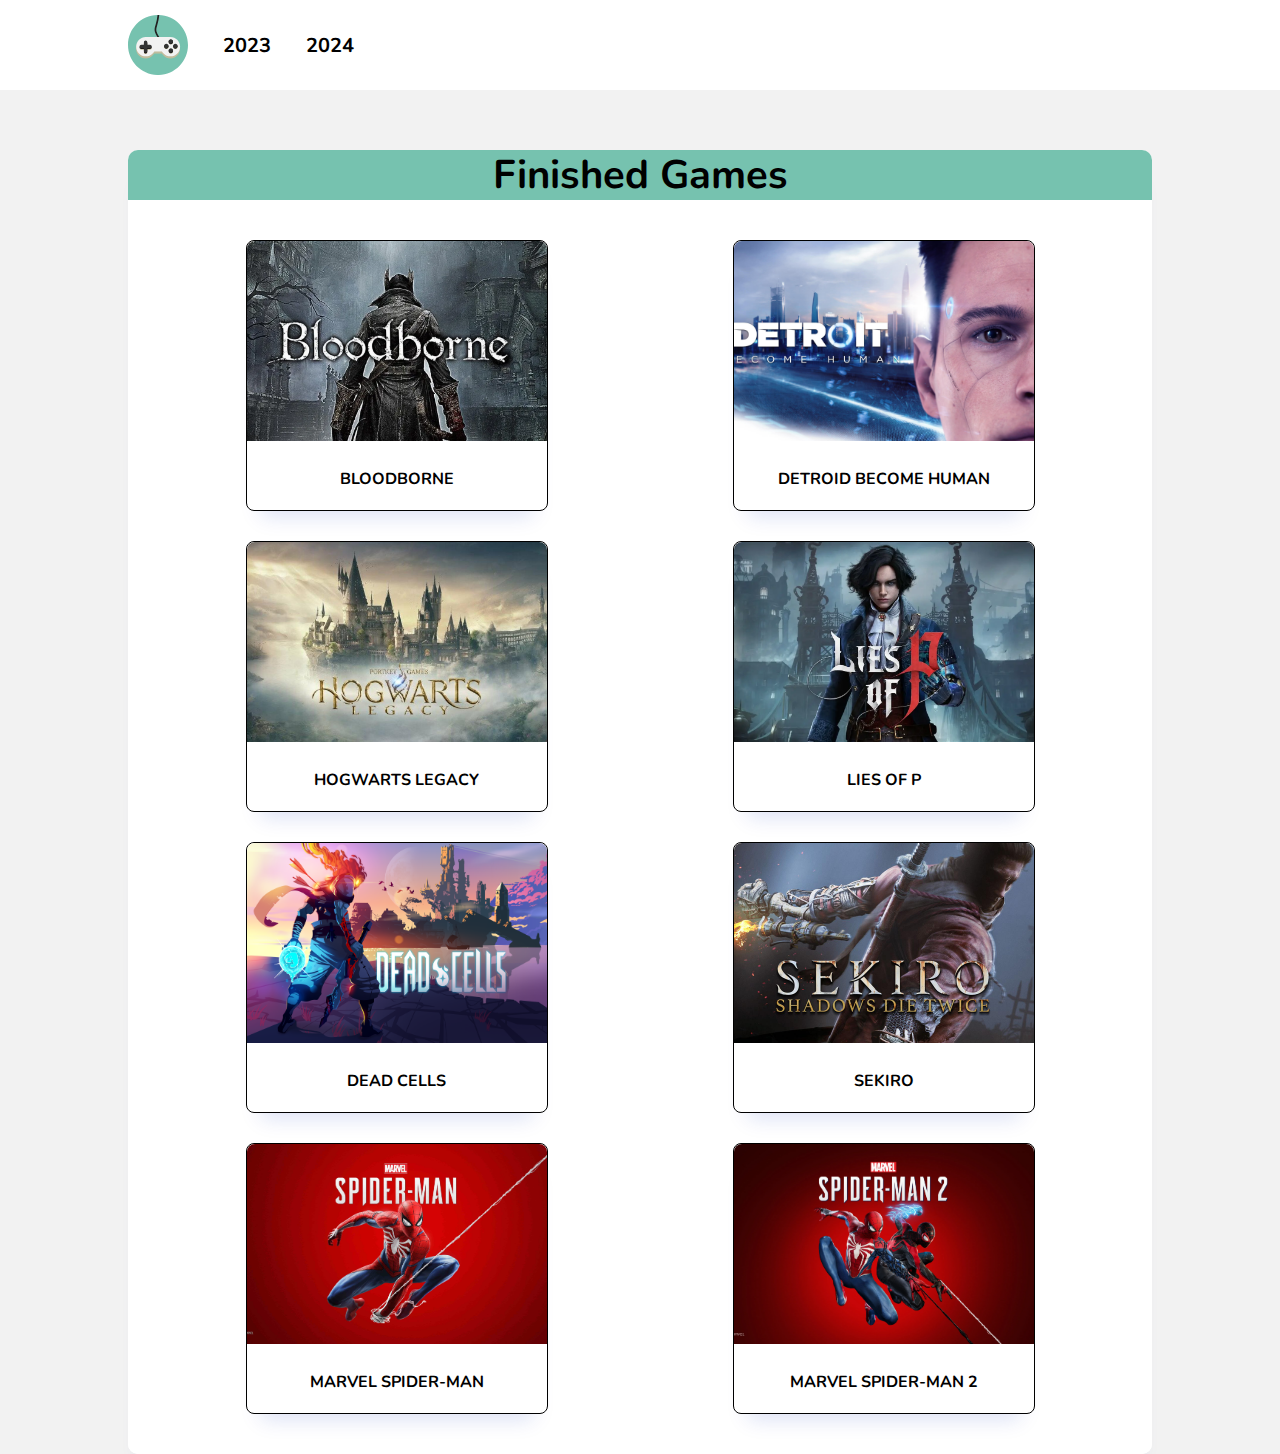
<file: index.html>
<!DOCTYPE html>
<html lang="en">
  <head>
    <meta charset="UTF-8" />
    <meta name="viewport" content="width=device-width, initial-scale=1.0" />
    <title>My 2023 games</title>
    <link rel="stylesheet" href="./style.css" />
  </head>
  <body>
    <!-- Header -->
    <header class="header">
      <div class="logo">
        <img src="./pictures/logo.svg" alt="logo" />
      </div>
      <nav>
        <ul class="nav-links">
          <li><a href="index.html">2023</a></li>
          <li><a href="games2024.html">2024</a></li>
        </ul>
      </nav>
    </header>

    <!-- Main -->
    <main class="main-container">
      <section class="my-games-section">
        <h1>Finished Games</h1>
        <div class="games-grid">
          <ul class="games">
            <li class="game">
              <div class="card-game">
                <img
                  class="game-poster"
                  src="./pictures/bloodborne.webp"
                  alt=""
                />
                <p class="game-name">Bloodborne</p>
              </div>
            </li>

            <li class="game">
              <div class="card-game">
                <img class="game-poster" src="./pictures/detroit.jpg" alt="" />
                <p class="game-name">Detroid become human</p>
              </div>
            </li>
            <li class="game">
              <div class="card-game">
                <img class="game-poster" src="./pictures/hog.jpeg" alt="" />
                <p class="game-name">hogwarts legacy</p>
              </div>
            </li>
            <li class="game">
              <div class="card-game">
                <img class="game-poster" src="./pictures/lies.webp" alt="" />
                <p class="game-name">Lies of p</p>
              </div>
            </li>
            <li class="game">
              <div class="card-game">
                <img
                  class="game-poster"
                  src="./pictures/deadcells.png"
                  alt=""
                />
                <p class="game-name">dead cells</p>
              </div>
            </li>
            <li class="game">
              <div class="card-game">
                <img class="game-poster" src="./pictures/sekiro.jpg" alt="" />
                <p class="game-name">Sekiro</p>
              </div>
            </li>
            <li class="game">
              <div class="card-game">
                <img
                  class="game-poster"
                  src="./pictures/spiderman1.jpg"
                  alt=""
                />
                <p class="game-name">Marvel spider-man</p>
              </div>
            </li>
            <li class="game">
              <div class="card-game">
                <img
                  class="game-poster"
                  src="./pictures/spiderman2.webp"
                  alt=""
                />
                <p class="game-name">Marvel spider-man 2</p>
              </div>
            </li>
          </ul>
        </div>
      </section>
    </main>
  </body>
</html>
</file>
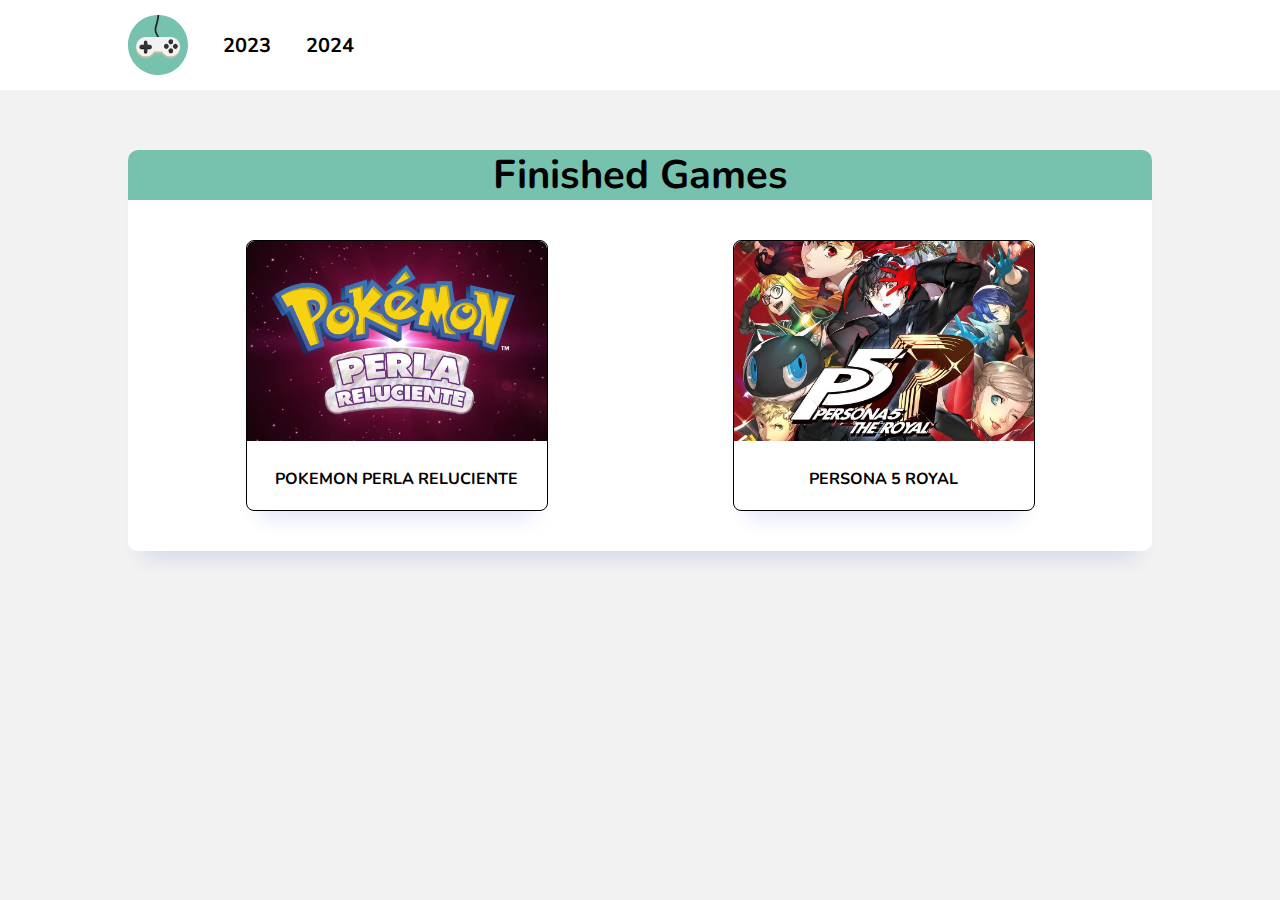
<file: games2024.html>
<!DOCTYPE html>
<html lang="en">
  <head>
    <meta charset="UTF-8" />
    <meta name="viewport" content="width=device-width, initial-scale=1.0" />
    <title>My 2023 games</title>
    <link rel="stylesheet" href="./style.css" />
  </head>
  <body>
    <!-- Header -->
    <header class="header">
      <div class="logo">
        <img src="./pictures/logo.svg" alt="logo" />
      </div>
      <nav>
        <ul class="nav-links">
          <li><a href="index.html">2023</a></li>
          <li><a href="games2024.html">2024</a></li>
        </ul>
      </nav>
    </header>

    <!-- Main -->
    <main class="main-container">
      <section class="my-games-section">
        <h1>Finished Games</h1>
        <div class="games-grid">
          <ul class="games">
            <li class="game">
              <div class="card-game">
                <img class="game-poster" src="./pictures/poke.jpg" alt="" />
                <p class="game-name">Pokemon perla reluciente</p>
              </div>
            </li>
            <li class="game">
              <div class="card-game">
                <img class="game-poster" src="./pictures/persona5.jpg" alt="" />
                <p class="game-name">Persona 5 royal</p>
              </div>
            </li>
          </ul>
        </div>
      </section>
    </main>
  </body>
</html>
</file>
<file: style.css>
@import url('https://fonts.googleapis.com/css2?family=Nunito:wght@400;600;700&display=swap');

* {
  margin: 0;
  padding: 0;
  box-sizing: border-box;
}

body {
  font-family: 'Nunito', sans-serif;
  font-size: 20px;
  background-color: #f2f2f2;
}

.header {
  background-color: #fff;
  display: flex;
  align-items: center;
  gap: 20px;
  height: 90px;
  padding: 10px 10%;
}

.header .logo img {
  height: 60px;
  display: flex;
  align-items: center;

  width: auto;
}

.header .nav-links li {
  display: inline-block;
  list-style: none;
  padding: 0 15px;
}

.header .nav-links li:hover {
  transform: scale(1.1);
}

.header .nav-links li a {
  font-size: 700;
  color: #000;
  text-decoration: none;
}
.header .nav-links li a {
  font-weight: 700;
  color: #000;
  text-decoration: none;
}

.main-container {
  display: flex;
  justify-content: center;
  align-items: center;
}

.my-games-section {
  margin-top: 60px;
  width: 80%;
  background-color: #fff;
  border-radius: 10px;
  box-shadow: 0px 20px 20px -15px rgba(13, 48, 189, 0.15);
}

.my-games-section h1 {
  display: flex;
  align-items: center;
  justify-content: center;
  height: 50px;
  background-color: #76c2af;
  border-radius: 10px 10px 0 0;
}

.games-grid {
  padding: 40px;
  background-color: #fff;
  border-radius: 0 0 10px 10px;
}

.games {
  display: grid;
  grid-template-columns: repeat(auto-fit, minmax(300px, 1fr));
  gap: 30px;
  list-style-type: none;
}

.game {
  display: grid;
  place-items: center;
}

.card-game {
  border-radius: 8px;
  border: 1px solid #000;
  box-shadow: 0px 20px 20px -15px rgba(13, 48, 189, 0.15);
}

.game-poster {
  width: 300px;
  height: 200px;
  object-fit: cover;
  border-radius: 8px 8px 0 0;
}

.game-name {
  padding: 20px;
  font-size: 16px;
  font-weight: 700;
  text-align: center;
  text-transform: uppercase;
}
</file>
